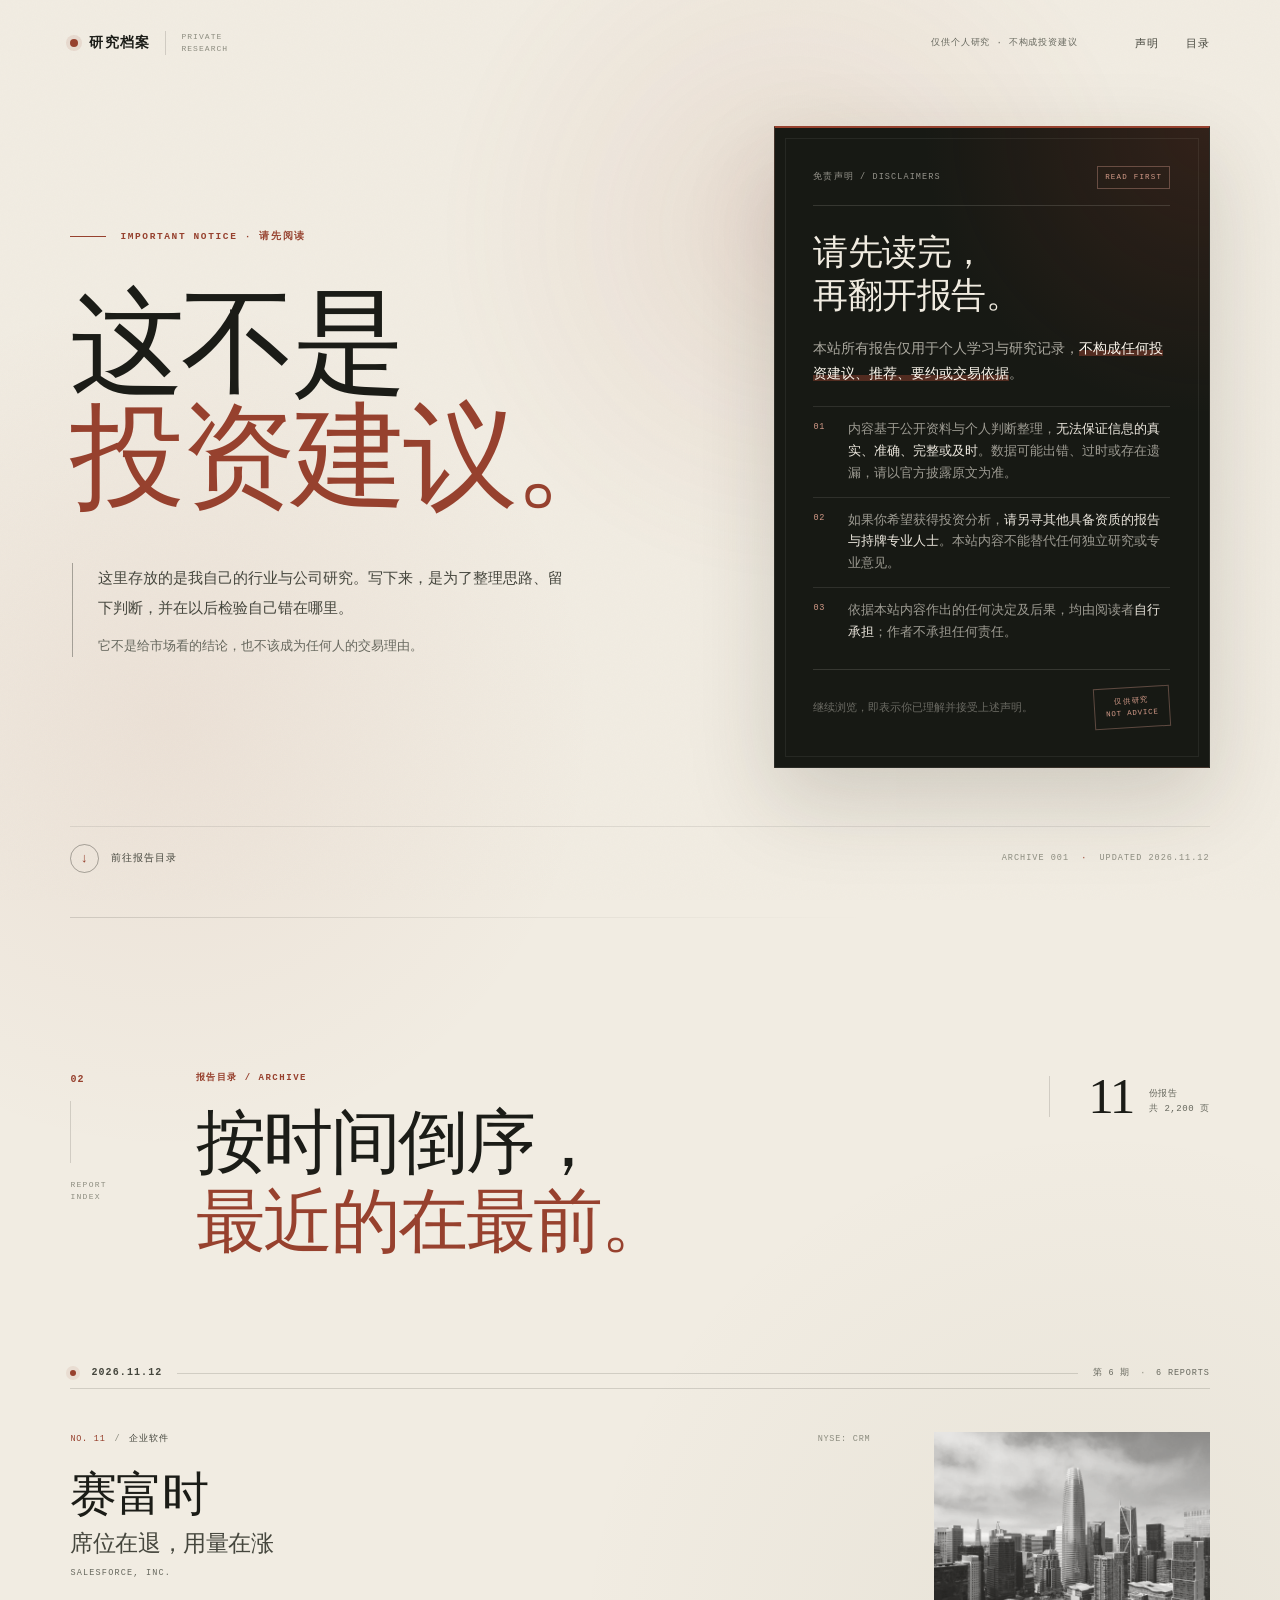
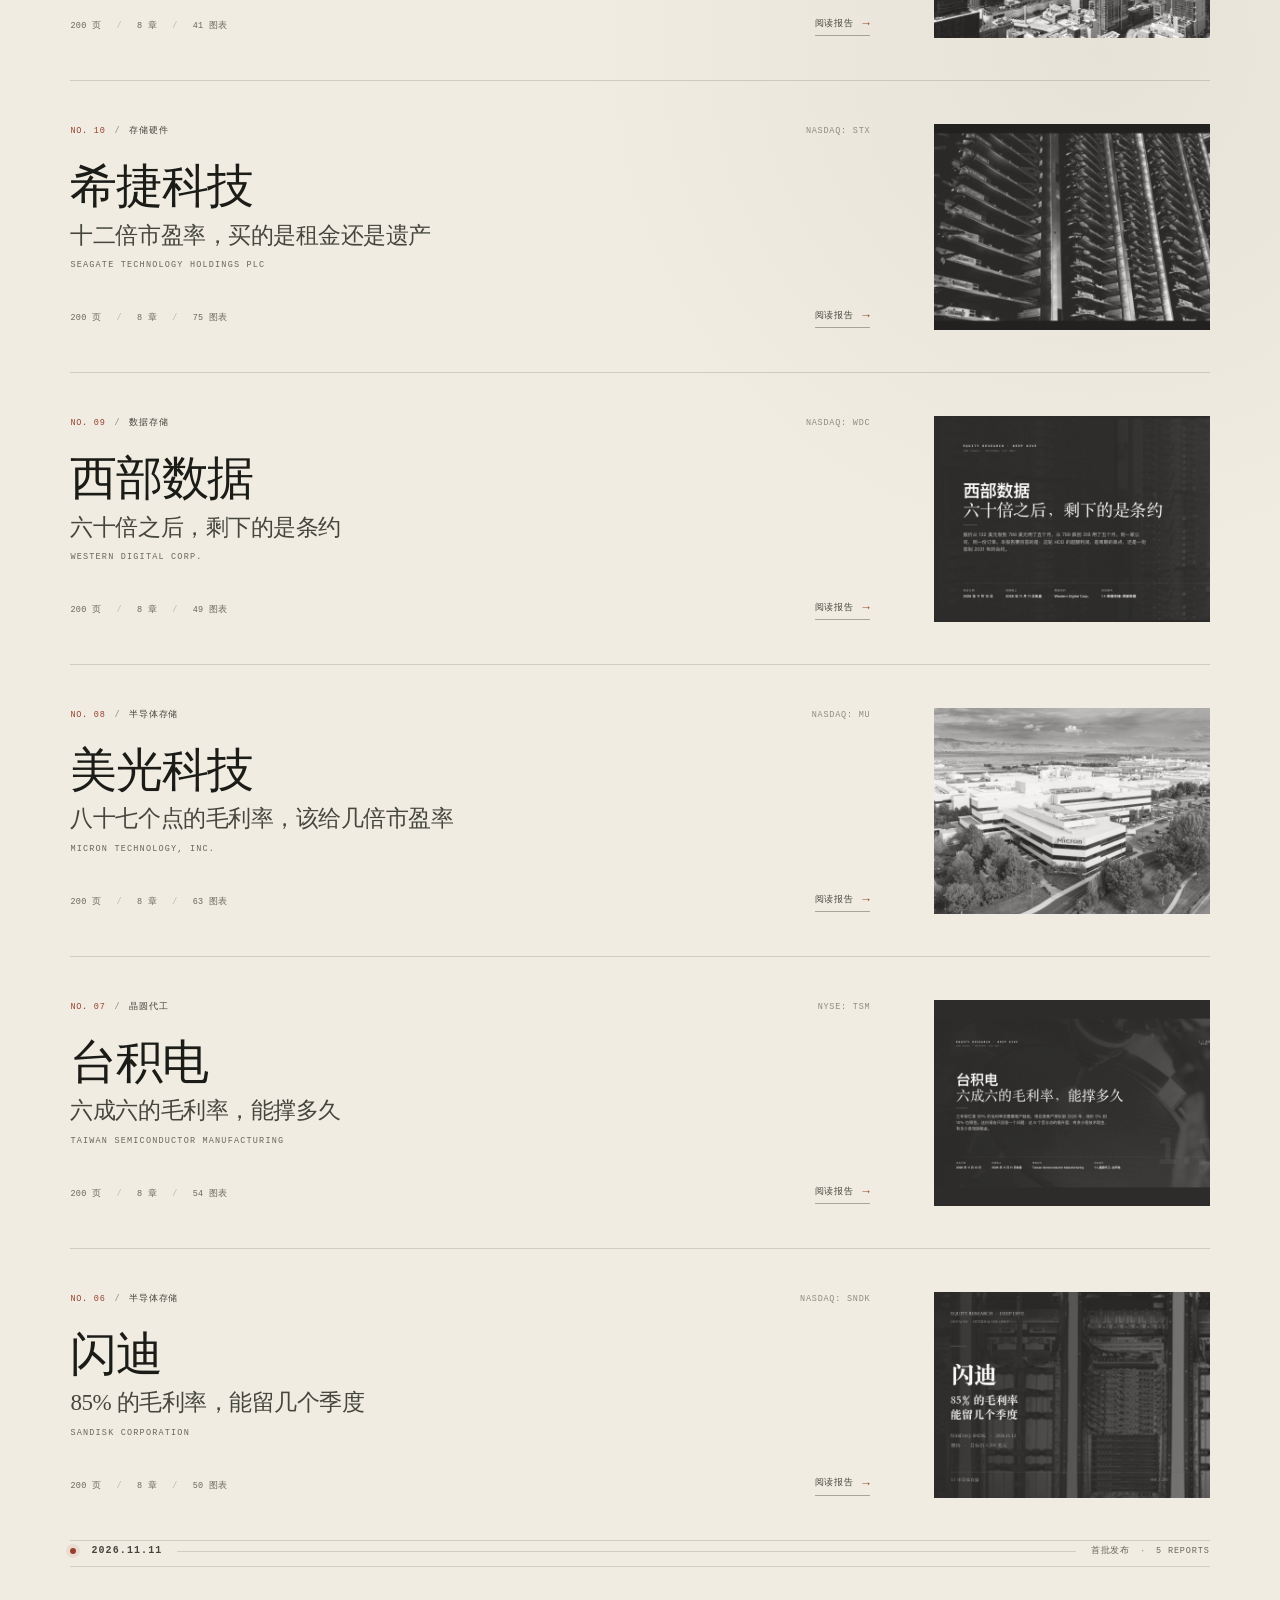
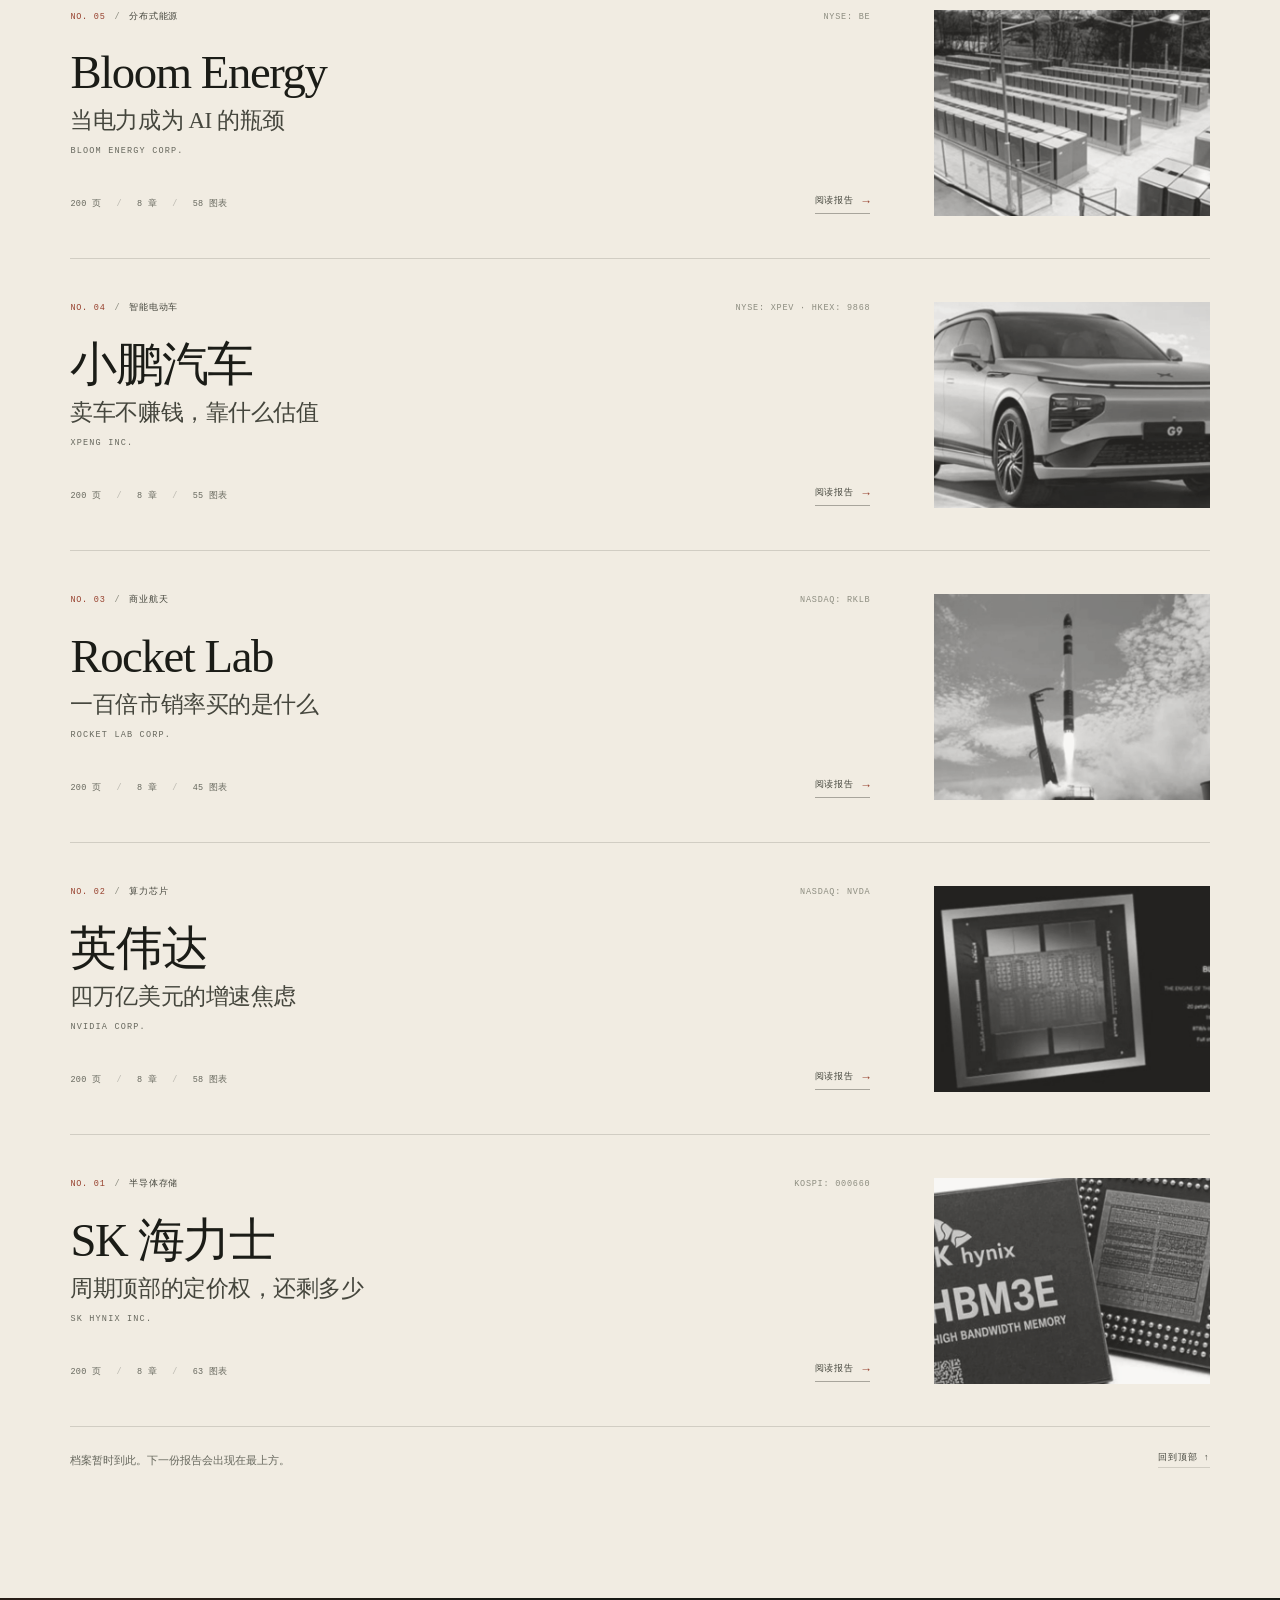
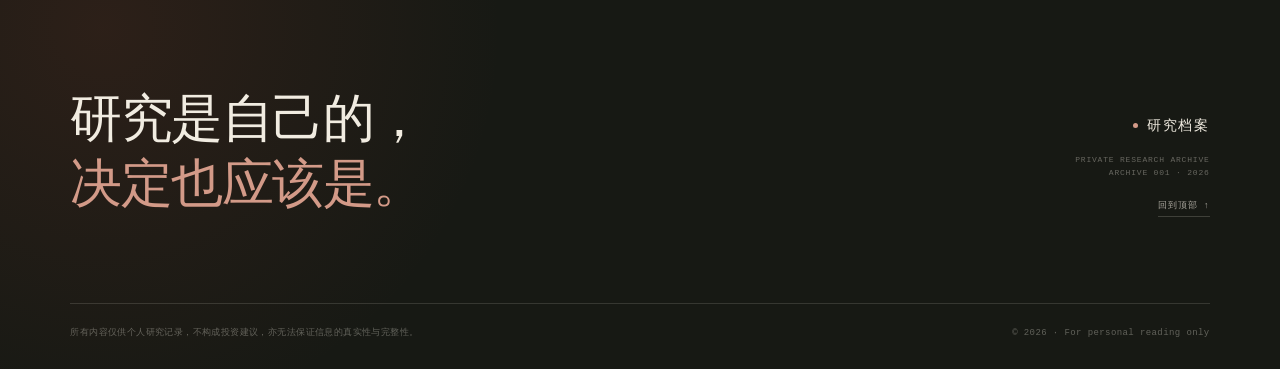
<file: site/index.html>
<!DOCTYPE html>
<html lang="zh-CN">
<head>
<meta charset="utf-8">
<meta name="viewport" content="width=device-width, initial-scale=1">
<meta name="robots" content="noindex, nofollow">
<meta name="description" content="一处私人的行业与公司研究档案。所有报告仅供个人研究记录，不构成任何投资建议。">
<meta name="theme-color" content="#f1ece2">
<title>研究档案 — 这不是投资建议</title>
<link rel="icon" href="assets/favicon.svg" type="image/svg+xml">
<link rel="stylesheet" href="assets/site.css?v=20261111">
<script>document.documentElement.classList.add('js');</script>
</head>
<body id="top">

<a class="skip-link" href="#reports">跳到报告目录</a>
<div class="grain" aria-hidden="true"></div>
<div class="reading-progress" aria-hidden="true"><span></span></div>

<header class="site-header" id="site-header">
  <div class="shell header-inner">
    <a class="brand" href="#top" aria-label="研究档案，返回页面顶部">
      <span class="brand-dot" aria-hidden="true"></span>
      <span class="brand-name">研究档案</span>
      <span class="brand-meta">PRIVATE<br>RESEARCH</span>
    </a>
    <div class="head-right">
      <p class="head-note">仅供个人研究 · 不构成投资建议</p>
      <nav class="site-nav" aria-label="页面导航">
        <a href="#disclaimer">声明</a>
        <a href="#reports">目录</a>
      </nav>
    </div>
  </div>
</header>

<main>

  <section class="hero" id="disclaimer" aria-labelledby="hero-title">
    <div class="shell">

      <div class="hero-grid">
        <div class="hero-copy">
          <p class="eyebrow">
            <span class="eyebrow-line" aria-hidden="true"></span>
            Important notice · 请先阅读
          </p>

          <h1 id="hero-title">
            <span class="h1-line">这不是</span>
            <span class="h1-line h1-accent">投资建议。</span>
          </h1>

          <div class="hero-notes">
            <p class="hero-lead">这里存放的是我自己的行业与公司研究。写下来，是为了整理思路、留下判断，并在以后检验自己错在哪里。</p>
            <p class="hero-lead hero-lead-small">它不是给市场看的结论，也不该成为任何人的交易理由。</p>
          </div>
        </div>

        <aside class="disclaimer-card" aria-labelledby="disclaimer-title">
          <div class="card-topline">
            <span>免责声明 / Disclaimers</span>
            <span class="card-mark">Read first</span>
          </div>

          <h2 id="disclaimer-title">请先读完，<br>再翻开报告。</h2>

          <p class="disclaimer-strong">本站所有报告仅用于个人学习与研究记录，<strong>不构成任何投资建议、推荐、要约或交易依据</strong>。</p>

          <ol class="disclaimer-list">
            <li>
              <span class="item-no" aria-hidden="true">01</span>
              <p>内容基于公开资料与个人判断整理，<strong>无法保证信息的真实、准确、完整或及时</strong>。数据可能出错、过时或存在遗漏，请以官方披露原文为准。</p>
            </li>
            <li>
              <span class="item-no" aria-hidden="true">02</span>
              <p>如果你希望获得投资分析，<strong>请另寻其他具备资质的报告与持牌专业人士</strong>。本站内容不能替代任何独立研究或专业意见。</p>
            </li>
            <li>
              <span class="item-no" aria-hidden="true">03</span>
              <p>依据本站内容作出的任何决定及后果，均由阅读者<strong>自行承担</strong>；作者不承担任何责任。</p>
            </li>
          </ol>

          <div class="disclaimer-bottom">
            <span class="consent-note">继续浏览，即表示你已理解并接受上述声明。</span>
            <span class="seal" aria-label="仅供研究，请勿据此交易">仅供研究<br>NOT ADVICE</span>
          </div>
        </aside>
      </div>

      <div class="hero-foot">
        <a class="scroll-cue" href="#reports">
          <span class="cue-icon" aria-hidden="true">↓</span>
          <span>前往报告目录</span>
        </a>
        <p class="hero-archive">Archive 001 <span aria-hidden="true">·</span> Updated 2026.11.12</p>
      </div>

    </div>
  </section>

  <section class="archive" id="reports" aria-labelledby="archive-title">
    <div class="shell">

      <header class="archive-head reveal">
        <div class="archive-aside" aria-hidden="true">
          <span class="section-no">02</span>
          <span class="section-rule"></span>
          <span class="section-kicker">Report<br>Index</span>
        </div>
        <div class="archive-heading">
          <p class="kicker">报告目录 / Archive</p>
          <h2 id="archive-title">按时间倒序，<br><em>最近的在最前。</em></h2>
        </div>
        <div class="archive-stats" aria-label="目前共 11 份报告，合计 2,200 页">
          <span class="stats-number">11</span>
          <span class="stats-caption">份报告<br>共 2,200 页</span>
        </div>
      </header>

      <div class="timeline">
        <div class="date-row reveal">
          <span class="date-dot" aria-hidden="true"></span>
          <time datetime="2026-11-12">2026.11.12</time>
          <span class="date-rule" aria-hidden="true"></span>
          <span class="date-batch">第 6 期 <span aria-hidden="true">·</span> 6 Reports</span>
        </div>

        <div class="report-list">
          <article class="report-card reveal" style="--delay: 20ms">
            <a href="reports/salesforce/2026-11-12/index.html" aria-label="阅读报告：赛富时，席位在退，用量在涨">
              <div class="report-main">
                <div class="report-meta">
                  <span class="report-no">No. 11</span>
                  <span class="meta-sep" aria-hidden="true">/</span>
                  <span class="report-sector">企业软件</span>
                  <span class="report-ticker">NYSE: CRM</span>
                </div>
                <div class="report-title-row">
                  <div>
                    <h3><span class="title-name">赛富时</span><span class="title-sub">席位在退，用量在涨</span></h3>
                    <p class="report-en">Salesforce, Inc.</p>
                  </div>
                </div>
                <div class="report-foot">
                  <span class="report-stats"><span>200 页</span><span>8 章</span><span>41 图表</span></span>
                  <span class="read-report">阅读报告 <span aria-hidden="true">→</span></span>
                </div>
              </div>
              <figure class="report-cover">
                <img src="reports/salesforce/2026-11-12/cover.webp" alt="" width="1200" height="900" loading="lazy" decoding="async">
                <span class="cover-arrow" aria-hidden="true">↗</span>
              </figure>
            </a>
          </article>

          <article class="report-card reveal" style="--delay: 20ms">
            <a href="reports/seagate/2026-11-12/index.html" aria-label="阅读报告：希捷科技，十二倍市盈率，买的是租金还是遗产">
              <div class="report-main">
                <div class="report-meta">
                  <span class="report-no">No. 10</span>
                  <span class="meta-sep" aria-hidden="true">/</span>
                  <span class="report-sector">存储硬件</span>
                  <span class="report-ticker">NASDAQ: STX</span>
                </div>
                <div class="report-title-row">
                  <div>
                    <h3><span class="title-name">希捷科技</span><span class="title-sub">十二倍市盈率，买的是租金还是遗产</span></h3>
                    <p class="report-en">Seagate Technology Holdings plc</p>
                  </div>
                </div>
                <div class="report-foot">
                  <span class="report-stats"><span>200 页</span><span>8 章</span><span>75 图表</span></span>
                  <span class="read-report">阅读报告 <span aria-hidden="true">→</span></span>
                </div>
              </div>
              <figure class="report-cover">
                <img src="reports/seagate/2026-11-12/cover.webp" alt="" width="1200" height="900" loading="lazy" decoding="async">
                <span class="cover-arrow" aria-hidden="true">↗</span>
              </figure>
            </a>
          </article>

          <article class="report-card reveal" style="--delay: 20ms">
            <a href="reports/western-digital/2026-11-12/index.html" aria-label="阅读报告：西部数据，六十倍之后，剩下的是条约">
              <div class="report-main">
                <div class="report-meta">
                  <span class="report-no">No. 09</span>
                  <span class="meta-sep" aria-hidden="true">/</span>
                  <span class="report-sector">数据存储</span>
                  <span class="report-ticker">NASDAQ: WDC</span>
                </div>
                <div class="report-title-row">
                  <div>
                    <h3><span class="title-name">西部数据</span><span class="title-sub">六十倍之后，剩下的是条约</span></h3>
                    <p class="report-en">Western Digital Corp.</p>
                  </div>
                </div>
                <div class="report-foot">
                  <span class="report-stats"><span>200 页</span><span>8 章</span><span>49 图表</span></span>
                  <span class="read-report">阅读报告 <span aria-hidden="true">→</span></span>
                </div>
              </div>
              <figure class="report-cover">
                <img src="reports/western-digital/2026-11-12/cover.webp" alt="" width="1200" height="900" loading="lazy" decoding="async">
                <span class="cover-arrow" aria-hidden="true">↗</span>
              </figure>
            </a>
          </article>

          <article class="report-card reveal" style="--delay: 40ms">
            <a href="reports/micron/2026-11-12/index.html" aria-label="阅读报告：美光科技，八十七个点的毛利率，该给几倍市盈率">
              <div class="report-main">
                <div class="report-meta">
                  <span class="report-no">No. 08</span>
                  <span class="meta-sep" aria-hidden="true">/</span>
                  <span class="report-sector">半导体存储</span>
                  <span class="report-ticker">NASDAQ: MU</span>
                </div>
                <div class="report-title-row">
                  <div>
                    <h3><span class="title-name">美光科技</span><span class="title-sub">八十七个点的毛利率，该给几倍市盈率</span></h3>
                    <p class="report-en">Micron Technology, Inc.</p>
                  </div>
                </div>
                <div class="report-foot">
                  <span class="report-stats"><span>200 页</span><span>8 章</span><span>63 图表</span></span>
                  <span class="read-report">阅读报告 <span aria-hidden="true">→</span></span>
                </div>
              </div>
              <figure class="report-cover">
                <img src="reports/micron/2026-11-12/cover.webp" alt="" width="1200" height="900" loading="lazy" decoding="async">
                <span class="cover-arrow" aria-hidden="true">↗</span>
              </figure>
            </a>
          </article>



          <article class="report-card reveal" style="--delay: 40ms">
            <a href="reports/tsmc/2026-11-12/index.html" aria-label="阅读报告：台积电，六成六的毛利率能撑多久">
              <div class="report-main">
                <div class="report-meta">
                  <span class="report-no">No. 07</span>
                  <span class="meta-sep" aria-hidden="true">/</span>
                  <span class="report-sector">晶圆代工</span>
                  <span class="report-ticker">NYSE: TSM</span>
                </div>
                <div class="report-title-row">
                  <div>
                    <h3><span class="title-name">台积电</span><span class="title-sub">六成六的毛利率，能撑多久</span></h3>
                    <p class="report-en">Taiwan Semiconductor Manufacturing</p>
                  </div>
                </div>
                <div class="report-foot">
                  <span class="report-stats"><span>200 页</span><span>8 章</span><span>54 图表</span></span>
                  <span class="read-report">阅读报告 <span aria-hidden="true">→</span></span>
                </div>
              </div>
              <figure class="report-cover">
                <img src="reports/tsmc/2026-11-12/cover.webp" alt="" width="1200" height="900" loading="lazy" decoding="async">
                <span class="cover-arrow" aria-hidden="true">↗</span>
              </figure>
            </a>
          </article>

          <article class="report-card reveal" style="--delay: 40ms">
            <a href="reports/sandisk/2026-11-12/index.html" aria-label="阅读报告：闪迪，85% 的毛利率能留几个季度">
              <div class="report-main">
                <div class="report-meta">
                  <span class="report-no">No. 06</span>
                  <span class="meta-sep" aria-hidden="true">/</span>
                  <span class="report-sector">半导体存储</span>
                  <span class="report-ticker">NASDAQ: SNDK</span>
                </div>
                <div class="report-title-row">
                  <div>
                    <h3><span class="title-name">闪迪</span><span class="title-sub">85% 的毛利率，能留几个季度</span></h3>
                    <p class="report-en">Sandisk Corporation</p>
                  </div>
                </div>
                <div class="report-foot">
                  <span class="report-stats"><span>200 页</span><span>8 章</span><span>50 图表</span></span>
                  <span class="read-report">阅读报告 <span aria-hidden="true">→</span></span>
                </div>
              </div>
              <figure class="report-cover">
                <img src="reports/sandisk/2026-11-12/cover.webp" alt="" width="1200" height="900" loading="lazy" decoding="async">
                <span class="cover-arrow" aria-hidden="true">↗</span>
              </figure>
            </a>
          </article>


        </div>

        <div class="date-row reveal">
          <span class="date-dot" aria-hidden="true"></span>
          <time datetime="2026-11-11">2026.11.11</time>
          <span class="date-rule" aria-hidden="true"></span>
          <span class="date-batch">首批发布 <span aria-hidden="true">·</span> 5 Reports</span>
        </div>

        <div class="report-list">

          <article class="report-card reveal" style="--delay: 40ms">
            <a href="reports/bloom-energy/2026-11-11/index.html" aria-label="阅读报告：Bloom Energy，当电力成为 AI 的瓶颈">
              <div class="report-main">
                <div class="report-meta">
                  <span class="report-no">No. 05</span>
                  <span class="meta-sep" aria-hidden="true">/</span>
                  <span class="report-sector">分布式能源</span>
                  <span class="report-ticker">NYSE: BE</span>
                </div>
                <div class="report-title-row">
                  <div>
                    <h3><span class="title-name">Bloom Energy</span><span class="title-sub">当电力成为 AI 的瓶颈</span></h3>
                    <p class="report-en">Bloom Energy Corp.</p>
                  </div>
                </div>
                <div class="report-foot">
                  <span class="report-stats"><span>200 页</span><span>8 章</span><span>58 图表</span></span>
                  <span class="read-report">阅读报告 <span aria-hidden="true">→</span></span>
                </div>
              </div>
              <figure class="report-cover">
                <img src="reports/bloom-energy/2026-11-11/cover.webp" alt="" width="1200" height="900" loading="lazy" decoding="async">
                <span class="cover-arrow" aria-hidden="true">↗</span>
              </figure>
            </a>
          </article>

          <article class="report-card reveal" style="--delay: 90ms">
            <a href="reports/xpeng/2026-11-11/index.html" aria-label="阅读报告：小鹏汽车，卖车不赚钱，靠什么估值">
              <div class="report-main">
                <div class="report-meta">
                  <span class="report-no">No. 04</span>
                  <span class="meta-sep" aria-hidden="true">/</span>
                  <span class="report-sector">智能电动车</span>
                  <span class="report-ticker">NYSE: XPEV · HKEX: 9868</span>
                </div>
                <div class="report-title-row">
                  <div>
                    <h3><span class="title-name">小鹏汽车</span><span class="title-sub">卖车不赚钱，靠什么估值</span></h3>
                    <p class="report-en">XPeng Inc.</p>
                  </div>
                </div>
                <div class="report-foot">
                  <span class="report-stats"><span>200 页</span><span>8 章</span><span>55 图表</span></span>
                  <span class="read-report">阅读报告 <span aria-hidden="true">→</span></span>
                </div>
              </div>
              <figure class="report-cover">
                <img src="reports/xpeng/2026-11-11/cover.webp" alt="" width="1200" height="900" loading="lazy" decoding="async">
                <span class="cover-arrow" aria-hidden="true">↗</span>
              </figure>
            </a>
          </article>

          <article class="report-card reveal" style="--delay: 140ms">
            <a href="reports/rocket-lab/2026-11-11/index.html" aria-label="阅读报告：Rocket Lab，一百倍市销率买的是什么">
              <div class="report-main">
                <div class="report-meta">
                  <span class="report-no">No. 03</span>
                  <span class="meta-sep" aria-hidden="true">/</span>
                  <span class="report-sector">商业航天</span>
                  <span class="report-ticker">NASDAQ: RKLB</span>
                </div>
                <div class="report-title-row">
                  <div>
                    <h3><span class="title-name">Rocket Lab</span><span class="title-sub">一百倍市销率买的是什么</span></h3>
                    <p class="report-en">Rocket Lab Corp.</p>
                  </div>
                </div>
                <div class="report-foot">
                  <span class="report-stats"><span>200 页</span><span>8 章</span><span>45 图表</span></span>
                  <span class="read-report">阅读报告 <span aria-hidden="true">→</span></span>
                </div>
              </div>
              <figure class="report-cover">
                <img src="reports/rocket-lab/2026-11-11/cover.webp" alt="" width="1200" height="900" loading="lazy" decoding="async">
                <span class="cover-arrow" aria-hidden="true">↗</span>
              </figure>
            </a>
          </article>

          <article class="report-card reveal" style="--delay: 190ms">
            <a href="reports/nvidia/2026-11-11/index.html" aria-label="阅读报告：英伟达，四万亿美元的增速焦虑">
              <div class="report-main">
                <div class="report-meta">
                  <span class="report-no">No. 02</span>
                  <span class="meta-sep" aria-hidden="true">/</span>
                  <span class="report-sector">算力芯片</span>
                  <span class="report-ticker">NASDAQ: NVDA</span>
                </div>
                <div class="report-title-row">
                  <div>
                    <h3><span class="title-name">英伟达</span><span class="title-sub">四万亿美元的增速焦虑</span></h3>
                    <p class="report-en">NVIDIA Corp.</p>
                  </div>
                </div>
                <div class="report-foot">
                  <span class="report-stats"><span>200 页</span><span>8 章</span><span>58 图表</span></span>
                  <span class="read-report">阅读报告 <span aria-hidden="true">→</span></span>
                </div>
              </div>
              <figure class="report-cover">
                <img src="reports/nvidia/2026-11-11/cover.webp" alt="" width="1200" height="900" loading="lazy" decoding="async">
                <span class="cover-arrow" aria-hidden="true">↗</span>
              </figure>
            </a>
          </article>

          <article class="report-card reveal" style="--delay: 240ms">
            <a href="reports/sk-hynix/2026-11-11/index.html" aria-label="阅读报告：SK 海力士，周期顶部的定价权，还剩多少">
              <div class="report-main">
                <div class="report-meta">
                  <span class="report-no">No. 01</span>
                  <span class="meta-sep" aria-hidden="true">/</span>
                  <span class="report-sector">半导体存储</span>
                  <span class="report-ticker">KOSPI: 000660</span>
                </div>
                <div class="report-title-row">
                  <div>
                    <h3><span class="title-name">SK 海力士</span><span class="title-sub">周期顶部的定价权，还剩多少</span></h3>
                    <p class="report-en">SK hynix Inc.</p>
                  </div>
                </div>
                <div class="report-foot">
                  <span class="report-stats"><span>200 页</span><span>8 章</span><span>63 图表</span></span>
                  <span class="read-report">阅读报告 <span aria-hidden="true">→</span></span>
                </div>
              </div>
              <figure class="report-cover">
                <img src="reports/sk-hynix/2026-11-11/cover.webp" alt="" width="1200" height="900" loading="lazy" decoding="async">
                <span class="cover-arrow" aria-hidden="true">↗</span>
              </figure>
            </a>
          </article>

        </div>

        <div class="archive-end reveal">
          <p>档案暂时到此。下一份报告会出现在最上方。</p>
          <a href="#top">回到顶部 <span aria-hidden="true">↑</span></a>
        </div>
      </div>

    </div>
  </section>

</main>

<footer class="site-footer">
  <div class="shell">
    <div class="footer-top reveal">
      <p class="footer-statement">研究是自己的，<br><em>决定也应该是。</em></p>
      <div class="footer-brand-block">
        <span class="footer-brand">研究档案</span>
        <span class="footer-meta">Private research archive<br>Archive 001 · 2026</span>
        <a class="footer-back" href="#top">回到顶部 <span aria-hidden="true">↑</span></a>
      </div>
    </div>
    <div class="footer-bottom">
      <p>所有内容仅供个人研究记录，不构成投资建议，亦无法保证信息的真实性与完整性。</p>
      <p>© 2026 · For personal reading only</p>
    </div>
  </div>
</footer>

<script src="assets/site.js?v=20261111" defer></script>
</body>
</html>
</file>
<file: site/assets/site.css>
/* ==========================================================================
   研究档案 — private research archive
   Hand-built static homepage, no external dependencies.
   ========================================================================== */

:root {
  --bg: #f1ece2;
  --bg-lift: #f6f2e9;
  --ink: #1b1c17;
  --ink-soft: #45463d;
  --muted: #67685e;
  --faint: #8d8d80;
  --line: rgba(27, 28, 23, .15);
  --line-soft: rgba(27, 28, 23, .09);
  --line-strong: rgba(27, 28, 23, .34);
  --accent: #97412e;
  --accent-deep: #783021;
  --accent-light: #d39a88;
  --night: #171914;
  --night-raised: #1d201a;
  --cream: #f1ece1;
  --cream-soft: #d8d2c5;
  --serif: "Songti SC", "STSong", "Source Han Serif SC", "Noto Serif CJK SC", "Iowan Old Style", Georgia, serif;
  --sans: "PingFang SC", "Hiragino Sans GB", "Microsoft YaHei", "Helvetica Neue", Arial, sans-serif;
  --mono: "SF Mono", "JetBrains Mono", "Menlo", Consolas, monospace;
  --ease: cubic-bezier(.16, 1, .3, 1);
}

*,
*::before,
*::after { box-sizing: border-box; }

html {
  scroll-behavior: smooth;
  background: var(--bg);
}

body {
  margin: 0;
  color: var(--ink);
  font-family: var(--sans);
  font-size: 16px;
  line-height: 1.7;
  background:
    radial-gradient(circle at 13% 14%, rgba(151, 65, 46, .065), transparent 27rem),
    radial-gradient(circle at 86% 32%, rgba(104, 105, 77, .075), transparent 33rem),
    var(--bg);
  -webkit-font-smoothing: antialiased;
  -moz-osx-font-smoothing: grayscale;
  text-rendering: optimizeLegibility;
  overflow-x: hidden;
}

::selection {
  color: var(--cream);
  background: var(--accent);
}

a { color: inherit; }
button, a { -webkit-tap-highlight-color: transparent; }
img { display: block; max-width: 100%; }
p, h1, h2, h3, figure, ol { margin: 0; }
ol { padding: 0; }

.shell {
  width: 100%;
  max-width: 1440px;
  margin-inline: auto;
  padding-inline: clamp(24px, 5.5vw, 88px);
}

.skip-link {
  position: fixed;
  top: 12px;
  left: 12px;
  z-index: 200;
  padding: 10px 16px;
  color: var(--cream);
  background: var(--ink);
  font: 600 12px/1 var(--sans);
  text-decoration: none;
  transform: translateY(-180%);
  transition: transform .2s ease;
}
.skip-link:focus { transform: none; }

/* A nearly invisible paper grain, fixed over the page. */
.grain {
  position: fixed;
  inset: 0;
  z-index: 100;
  pointer-events: none;
  opacity: .032;
  mix-blend-mode: multiply;
  background-image: url("data:image/svg+xml,%3Csvg xmlns='http://www.w3.org/2000/svg' width='160' height='160'%3E%3Cfilter id='n'%3E%3CfeTurbulence type='fractalNoise' baseFrequency='.82' numOctaves='4' stitchTiles='stitch'/%3E%3C/filter%3E%3Crect width='160' height='160' filter='url(%23n)' opacity='.72'/%3E%3C/svg%3E");
}

.reading-progress {
  position: fixed;
  inset: 0 0 auto;
  z-index: 120;
  height: 2px;
  pointer-events: none;
}
.reading-progress span {
  display: block;
  width: 100%;
  height: 100%;
  background: var(--accent);
  transform: scaleX(0);
  transform-origin: left center;
  will-change: transform;
}

/* --------------------------------------------------------------------------
   Header
   -------------------------------------------------------------------------- */

.site-header {
  position: fixed;
  inset: 0 0 auto;
  z-index: 60;
}
.site-header::before {
  content: "";
  position: absolute;
  inset: 0;
  background: rgba(241, 236, 226, .84);
  border-bottom: 1px solid transparent;
  -webkit-backdrop-filter: blur(18px) saturate(1.15);
  backdrop-filter: blur(18px) saturate(1.15);
  opacity: 0;
  transition: opacity .35s ease, border-color .35s ease;
  pointer-events: none;
}
.site-header.is-scrolled::before {
  opacity: 1;
  border-bottom-color: var(--line-soft);
}

.header-inner {
  position: relative;
  z-index: 1;
  height: 86px;
  display: flex;
  align-items: center;
  justify-content: space-between;
  gap: 32px;
}

.brand {
  display: inline-flex;
  align-items: center;
  gap: 11px;
  color: var(--ink);
  text-decoration: none;
}
.brand-dot {
  width: 8px;
  height: 8px;
  border-radius: 50%;
  background: var(--accent);
  box-shadow: 0 0 0 4px rgba(151, 65, 46, .10);
  flex: 0 0 auto;
}
.brand-name {
  font-size: 14px;
  font-weight: 600;
  letter-spacing: .09em;
  white-space: nowrap;
}
.brand-meta {
  margin-left: 4px;
  padding-left: 15px;
  border-left: 1px solid var(--line);
  color: var(--faint);
  font: 500 8px/1.45 var(--mono);
  letter-spacing: .13em;
  white-space: nowrap;
}

.head-right {
  display: flex;
  align-items: center;
  gap: clamp(24px, 4.5vw, 64px);
}
.head-note {
  color: var(--muted);
  font: 500 9px/1.4 var(--mono);
  letter-spacing: .09em;
  white-space: nowrap;
}
.site-nav {
  display: flex;
  align-items: center;
  gap: 27px;
}
.site-nav a {
  position: relative;
  padding: 8px 0;
  color: var(--ink-soft);
  font: 500 11px/1 var(--sans);
  letter-spacing: .08em;
  text-decoration: none;
}
.site-nav a::after {
  content: "";
  position: absolute;
  left: 0;
  right: 0;
  bottom: 2px;
  height: 1px;
  background: var(--accent);
  transform: scaleX(0);
  transform-origin: left;
  transition: transform .35s var(--ease);
}
.site-nav a:hover::after,
.site-nav a:focus-visible::after { transform: scaleX(1); }

/* --------------------------------------------------------------------------
   Hero / disclaimer
   -------------------------------------------------------------------------- */

.hero {
  position: relative;
  display: flex;
  align-items: center;
  min-height: 100svh;
  padding: clamp(116px, 14vh, 152px) 0 clamp(34px, 5vh, 58px);
  overflow: hidden;
}
.hero::before {
  content: "";
  position: absolute;
  top: -14%;
  left: 34%;
  width: min(56vw, 860px);
  height: min(56vw, 860px);
  border-radius: 50%;
  pointer-events: none;
  background: radial-gradient(circle, rgba(151, 65, 46, .095) 0%, rgba(151, 65, 46, .035) 38%, transparent 70%);
  filter: blur(12px);
  animation: breathe 20s ease-in-out infinite;
}
.hero::after {
  content: "";
  position: absolute;
  left: clamp(24px, 5.5vw, 88px);
  right: clamp(24px, 5.5vw, 88px);
  bottom: 0;
  height: 1px;
  background: linear-gradient(90deg, var(--line), transparent 70%);
  pointer-events: none;
}
.hero > .shell {
  position: relative;
  z-index: 1;
}

.hero-grid {
  display: grid;
  grid-template-columns: minmax(0, 1.18fr) minmax(400px, .82fr);
  align-items: center;
  gap: clamp(52px, 6vw, 92px);
}

.hero-copy { padding-bottom: 6px; }

.eyebrow {
  display: flex;
  align-items: center;
  gap: 14px;
  color: var(--accent);
  font: 600 9.5px/1.4 var(--mono);
  letter-spacing: .17em;
  text-transform: uppercase;
  animation: rise-in .85s .05s var(--ease) both;
}
.eyebrow-line {
  display: block;
  width: 36px;
  height: 1px;
  background: var(--accent);
  flex: 0 0 auto;
}

.hero h1 {
  margin-top: clamp(24px, 3.3vw, 42px);
  font-family: var(--serif);
  font-size: clamp(4.6rem, 9vw, 9.35rem);
  font-weight: 500;
  line-height: .99;
  letter-spacing: -.035em;
  text-wrap: balance;
  animation: rise-in 1.05s .12s var(--ease) both;
}
.h1-line { display: block; }
.h1-accent {
  color: var(--accent);
  padding-bottom: .08em;
}

.hero-notes {
  max-width: 500px;
  margin-top: clamp(30px, 4.5vh, 48px);
  margin-left: 2px;
  padding-left: 25px;
  border-left: 1px solid var(--line-strong);
  display: grid;
  gap: 12px;
  animation: rise-in .95s .3s var(--ease) both;
}
.hero-lead {
  color: var(--ink-soft);
  font-size: clamp(15px, 1.15vw, 16.5px);
  line-height: 1.95;
}
.hero-lead-small {
  color: var(--muted);
  font-size: 13px;
  line-height: 1.8;
}

/* The dark disclaimer panel anchors the whole hero. */
.disclaimer-card {
  position: relative;
  isolation: isolate;
  padding: clamp(28px, 3vw, 40px);
  color: var(--cream);
  background:
    radial-gradient(circle at 100% 0%, rgba(151, 65, 46, .21), transparent 37%),
    var(--night);
  border: 1px solid rgba(241, 236, 225, .09);
  border-top: 2px solid var(--accent);
  box-shadow: 0 32px 80px rgba(45, 40, 29, .17);
  animation: card-in 1.05s .22s var(--ease) both;
}
.disclaimer-card::after {
  content: "";
  position: absolute;
  inset: 10px;
  border: 1px solid rgba(241, 236, 225, .07);
  pointer-events: none;
  z-index: -1;
}
.card-topline {
  display: flex;
  align-items: center;
  justify-content: space-between;
  gap: 18px;
  padding-bottom: 16px;
  border-bottom: 1px solid rgba(241, 236, 225, .14);
  color: rgba(241, 236, 225, .58);
  font: 500 8.5px/1.4 var(--mono);
  letter-spacing: .13em;
  text-transform: uppercase;
}
.card-mark {
  flex: 0 0 auto;
  padding: 5px 7px;
  border: 1px solid rgba(211, 154, 136, .38);
  color: var(--accent-light);
  font-size: 7.5px;
  letter-spacing: .16em;
  text-transform: uppercase;
}
.disclaimer-card h2 {
  margin-top: 25px;
  color: var(--cream);
  font-family: var(--serif);
  font-size: clamp(29px, 2.7vw, 38px);
  font-weight: 500;
  line-height: 1.25;
  letter-spacing: -.015em;
}
.disclaimer-strong {
  margin-top: 20px;
  color: rgba(241, 236, 225, .69);
  font-size: 13.8px;
  line-height: 1.8;
}
.disclaimer-strong strong {
  color: #fffaf0;
  font-weight: 500;
  background: linear-gradient(transparent 63%, rgba(151, 65, 46, .46) 63%);
}
.disclaimer-list {
  margin-top: 19px;
  list-style: none;
}
.disclaimer-list li {
  display: grid;
  grid-template-columns: 25px 1fr;
  gap: 10px;
  padding: 12px 0;
  border-top: 1px solid rgba(241, 236, 225, .11);
}
.item-no {
  padding-top: 2px;
  color: var(--accent-light);
  font: 500 8.5px/1.6 var(--mono);
  letter-spacing: .09em;
}
.disclaimer-list p {
  color: rgba(241, 236, 225, .62);
  font-size: 12.5px;
  line-height: 1.75;
}
.disclaimer-list strong {
  color: rgba(255, 250, 240, .93);
  font-weight: 500;
}
.disclaimer-bottom {
  display: flex;
  align-items: center;
  justify-content: space-between;
  gap: 20px;
  margin-top: 13px;
  padding-top: 17px;
  border-top: 1px solid rgba(241, 236, 225, .14);
}
.consent-note {
  max-width: 230px;
  color: rgba(241, 236, 225, .38);
  font-size: 10.5px;
  line-height: 1.65;
}
.seal {
  flex: 0 0 auto;
  width: 76px;
  padding: 8px 5px;
  border: 1px solid rgba(211, 154, 136, .38);
  color: var(--accent-light);
  font: 500 7.5px/1.55 var(--mono);
  letter-spacing: .1em;
  text-align: center;
  text-transform: uppercase;
  transform: rotate(-3.5deg);
}

.hero-foot {
  display: flex;
  align-items: center;
  justify-content: space-between;
  gap: 30px;
  margin-top: clamp(44px, 6.5vh, 74px);
  padding-top: 17px;
  border-top: 1px solid var(--line-soft);
  animation: fade-in .9s .62s ease both;
}
.scroll-cue {
  display: inline-flex;
  align-items: center;
  gap: 12px;
  color: var(--ink-soft);
  font: 500 9.5px/1 var(--mono);
  letter-spacing: .1em;
  text-transform: uppercase;
  text-decoration: none;
}
.cue-icon {
  display: grid;
  place-items: center;
  width: 29px;
  height: 29px;
  border: 1px solid var(--line-strong);
  border-radius: 50%;
  color: var(--accent);
  font-size: 13px;
  transition: color .3s ease, background .3s ease, transform .35s var(--ease);
}
.scroll-cue:hover .cue-icon {
  color: var(--cream);
  background: var(--accent);
  border-color: var(--accent);
  transform: translateY(3px);
}
.hero-archive {
  color: var(--faint);
  font: 500 8.5px/1.4 var(--mono);
  letter-spacing: .12em;
  text-transform: uppercase;
  white-space: nowrap;
}
.hero-archive span { padding: 0 6px; color: var(--accent); }

/* --------------------------------------------------------------------------
   Archive index
   -------------------------------------------------------------------------- */

.archive {
  position: relative;
  padding: clamp(100px, 12vw, 168px) 0 clamp(88px, 10vw, 138px);
}

.archive-head {
  display: grid;
  grid-template-columns: 74px minmax(0, 1fr) auto;
  gap: clamp(24px, 4vw, 66px);
  align-items: start;
}
.archive-aside {
  display: flex;
  flex-direction: column;
  align-items: flex-start;
  gap: 16px;
  padding-top: 3px;
}
.section-no {
  color: var(--accent);
  font: 600 10px/1 var(--mono);
  letter-spacing: .1em;
}
.section-rule {
  width: 1px;
  height: 62px;
  background: var(--line);
}
.section-kicker {
  color: var(--faint);
  font: 500 8px/1.6 var(--mono);
  letter-spacing: .16em;
  text-transform: uppercase;
}
.kicker {
  color: var(--accent);
  font: 600 9px/1.4 var(--mono);
  letter-spacing: .17em;
  text-transform: uppercase;
}
.archive-heading h2 {
  margin-top: 19px;
  font-family: var(--serif);
  font-size: clamp(3.2rem, 5.5vw, 5.1rem);
  font-weight: 500;
  line-height: 1.12;
  letter-spacing: -.035em;
}
.archive-heading h2 em {
  color: var(--accent);
  font-style: normal;
}

.archive-stats {
  display: flex;
  align-items: flex-end;
  gap: 16px;
  margin-top: 4px;
  margin-bottom: 9px;
  padding-left: clamp(24px, 3vw, 44px);
  border-left: 1px solid var(--line);
}
.stats-number {
  color: var(--ink);
  font-family: var(--serif);
  font-size: clamp(3.1rem, 4vw, 4.1rem);
  font-weight: 500;
  line-height: .8;
  letter-spacing: -.045em;
}
.stats-caption {
  color: var(--muted);
  font: 500 9px/1.65 var(--mono);
  letter-spacing: .06em;
  white-space: nowrap;
}

.timeline { margin-top: clamp(66px, 8vw, 108px); }

.date-row {
  display: flex;
  align-items: center;
  gap: 15px;
  min-height: 20px;
}
.date-dot {
  width: 6px;
  height: 6px;
  border-radius: 50%;
  background: var(--accent);
  box-shadow: 0 0 0 4px rgba(151, 65, 46, .09);
  flex: 0 0 auto;
}
.date-row time {
  color: var(--ink-soft);
  font: 600 10px/1 var(--mono);
  letter-spacing: .11em;
}
.date-rule {
  height: 1px;
  flex: 1 1 auto;
  background: var(--line);
}
.date-batch {
  color: var(--muted);
  font: 500 8.5px/1 var(--mono);
  letter-spacing: .1em;
  text-transform: uppercase;
  white-space: nowrap;
}
.date-batch span { padding: 0 4px; color: var(--faint); }

.report-list {
  margin-top: 5px;
  border-bottom: 1px solid var(--line);
}
.report-card a {
  position: relative;
  display: grid;
  grid-template-columns: minmax(0, 1fr) clamp(218px, 21.5vw, 302px);
  align-items: stretch;
  gap: clamp(28px, 5vw, 82px);
  padding-block: clamp(27px, 3.3vw, 43px);
  border-top: 1px solid var(--line);
  color: var(--ink);
  text-decoration: none;
}
.report-card a::before {
  content: "";
  position: absolute;
  top: -1px;
  left: 0;
  width: 100%;
  height: 1px;
  background: var(--accent);
  transform: scaleX(0);
  transform-origin: left center;
  transition: transform .75s var(--ease);
  z-index: 2;
}
.report-main {
  display: flex;
  flex-direction: column;
  min-width: 0;
  padding-block: 2px;
}
.report-meta {
  display: flex;
  align-items: center;
  flex-wrap: wrap;
  gap: 9px;
  color: var(--muted);
  font: 500 8.5px/1.4 var(--mono);
  letter-spacing: .09em;
  text-transform: uppercase;
}
.report-no { color: var(--accent); }
.meta-sep { color: var(--faint); }
.report-sector {
  color: var(--ink-soft);
  letter-spacing: .08em;
}
.report-ticker {
  margin-left: auto;
  color: var(--faint);
  white-space: nowrap;
}
.report-title-row {
  display: flex;
  align-items: flex-start;
  justify-content: space-between;
  gap: 24px;
  margin-top: clamp(16px, 2vw, 25px);
}
.report-card h3 {
  font-family: var(--serif);
  font-size: clamp(2.15rem, 3.65vw, 3.35rem);
  font-weight: 500;
  line-height: 1.05;
  letter-spacing: -.03em;
  transition: color .35s ease;
}
.title-name { display: block; }
.title-sub {
  display: block;
  margin-top: 9px;
  color: var(--ink-soft);
  font-size: clamp(1.2rem, 1.8vw, 1.65rem);
  line-height: 1.28;
  letter-spacing: -.02em;
  transition: color .35s ease;
}
.report-en {
  margin-top: 10px;
  color: var(--muted);
  font: 500 8.5px/1.4 var(--mono);
  letter-spacing: .14em;
  text-transform: uppercase;
}
.report-foot {
  display: flex;
  align-items: center;
  justify-content: space-between;
  gap: 24px;
  margin-top: auto;
  padding-top: clamp(26px, 3vw, 38px);
}
.report-stats {
  display: flex;
  align-items: center;
  gap: 15px;
  color: var(--muted);
  font: 500 8.5px/1.4 var(--mono);
  letter-spacing: .04em;
}
.report-stats span + span::before {
  content: "/";
  margin-right: 15px;
  color: rgba(27, 28, 23, .24);
}
.read-report {
  display: inline-flex;
  align-items: center;
  gap: 9px;
  padding-bottom: 4px;
  border-bottom: 1px solid var(--line-strong);
  color: var(--ink-soft);
  font: 500 9px/1.1 var(--mono);
  letter-spacing: .08em;
  white-space: nowrap;
  transition: color .3s ease, border-color .3s ease;
}
.read-report span {
  color: var(--accent);
  font-size: 12px;
  transition: transform .4s var(--ease);
}

.report-cover {
  position: relative;
  align-self: center;
  width: 100%;
  aspect-ratio: 4 / 3;
  overflow: hidden;
  background: #d5cfc2;
}
.report-cover img {
  width: 100%;
  height: 100%;
  object-fit: cover;
  filter: grayscale(1) contrast(.98) brightness(1.03);
  opacity: .85;
  transform: scale(1.015);
  transition: filter .9s ease, opacity .8s ease, transform 1.1s var(--ease);
}
.cover-arrow {
  position: absolute;
  top: 12px;
  right: 12px;
  display: grid;
  place-items: center;
  width: 34px;
  height: 34px;
  color: rgba(255, 255, 255, .9);
  background: rgba(18, 20, 16, .2);
  border: 1px solid rgba(255, 255, 255, .4);
  -webkit-backdrop-filter: blur(6px);
  backdrop-filter: blur(6px);
  font: 400 16px/1 var(--sans);
  opacity: 0;
  transform: translate(-4px, 4px);
  transition: opacity .35s ease, transform .45s var(--ease), background .3s ease;
}
.report-card a:hover::before,
.report-card a:focus-visible::before { transform: scaleX(1); }
.report-card a:hover h3,
.report-card a:focus-visible h3,
.report-card a:hover .title-sub,
.report-card a:focus-visible .title-sub { color: var(--accent); }
.report-card a:hover .read-report,
.report-card a:focus-visible .read-report {
  color: var(--accent-deep);
  border-color: var(--accent);
}
.report-card a:hover .read-report span,
.report-card a:focus-visible .read-report span { transform: translateX(4px); }
.report-card a:hover .report-cover img,
.report-card a:focus-visible .report-cover img {
  filter: grayscale(.08) contrast(1.03) brightness(1.01);
  opacity: 1;
  transform: scale(1.055);
}
.report-card a:hover .cover-arrow,
.report-card a:focus-visible .cover-arrow {
  opacity: 1;
  transform: none;
  background: var(--accent);
  border-color: var(--accent);
}
.report-card a:focus-visible {
  outline: 1px solid var(--accent);
  outline-offset: 7px;
}

.archive-end {
  display: flex;
  align-items: center;
  justify-content: space-between;
  gap: 28px;
  padding-top: 24px;
  color: var(--muted);
}
.archive-end p {
  font-size: 11px;
  line-height: 1.7;
}
.archive-end a {
  flex: 0 0 auto;
  color: var(--ink-soft);
  font: 500 9px/1 var(--mono);
  letter-spacing: .08em;
  text-decoration: none;
  border-bottom: 1px solid var(--line);
  padding-bottom: 4px;
  transition: color .3s ease, border-color .3s ease;
}
.archive-end a:hover { color: var(--accent); border-color: var(--accent); }

/* --------------------------------------------------------------------------
   Footer — returning to the disclaimer
   -------------------------------------------------------------------------- */

.site-footer {
  color: var(--cream);
  background:
    radial-gradient(circle at 8% 8%, rgba(151, 65, 46, .17), transparent 25rem),
    var(--night);
  padding: clamp(58px, 7vw, 88px) 0 27px;
}
.footer-top {
  display: flex;
  align-items: flex-end;
  justify-content: space-between;
  gap: 48px;
  padding-bottom: clamp(48px, 7vw, 86px);
  border-bottom: 1px solid rgba(241, 236, 225, .14);
}
.footer-statement {
  font-family: var(--serif);
  font-size: clamp(2.3rem, 4.1vw, 4rem);
  font-weight: 500;
  line-height: 1.25;
  letter-spacing: -.03em;
  color: var(--cream);
}
.footer-statement em {
  color: var(--accent-light);
  font-style: normal;
}
.footer-brand-block {
  display: flex;
  flex-direction: column;
  align-items: flex-end;
  gap: 15px;
  text-align: right;
}
.footer-brand {
  font-size: 14px;
  font-weight: 500;
  letter-spacing: .12em;
}
.footer-brand::before {
  content: "";
  display: inline-block;
  width: 5px;
  height: 5px;
  margin-right: 9px;
  border-radius: 50%;
  background: var(--accent-light);
  vertical-align: 2px;
}
.footer-meta {
  color: rgba(241, 236, 225, .37);
  font: 500 8px/1.65 var(--mono);
  letter-spacing: .1em;
  text-transform: uppercase;
}
.footer-back {
  margin-top: 8px;
  color: rgba(241, 236, 225, .66);
  font: 500 9px/1 var(--mono);
  letter-spacing: .08em;
  text-decoration: none;
  border-bottom: 1px solid rgba(241, 236, 225, .18);
  padding-bottom: 5px;
  transition: color .3s ease, border-color .3s ease;
}
.footer-back:hover { color: var(--cream); border-color: var(--accent-light); }
.footer-bottom {
  display: flex;
  justify-content: space-between;
  gap: 32px;
  padding-top: 22px;
  color: rgba(241, 236, 225, .34);
  font: 400 9px/1.75 var(--mono);
  letter-spacing: .045em;
}
.footer-bottom p:first-child { max-width: 600px; }

/* --------------------------------------------------------------------------
   Motion
   -------------------------------------------------------------------------- */

@keyframes breathe {
  0%, 100% { transform: translate3d(-2%, -1%, 0) scale(1); opacity: .72; }
  50% { transform: translate3d(3%, 4%, 0) scale(1.075); opacity: 1; }
}
@keyframes rise-in {
  from { opacity: 0; transform: translateY(25px); }
  to { opacity: 1; transform: translateY(0); }
}
@keyframes card-in {
  from { opacity: 0; transform: translateY(30px) scale(.988); }
  to { opacity: 1; transform: translateY(0) scale(1); }
}
@keyframes fade-in {
  from { opacity: 0; }
  to { opacity: 1; }
}

html.js .reveal {
  opacity: 0;
  transform: translateY(24px);
  transition:
    opacity .9s ease,
    transform 1s var(--ease);
  transition-delay: var(--delay, 0ms);
}
html.js .reveal.is-visible {
  opacity: 1;
  transform: translateY(0);
}

/* --------------------------------------------------------------------------
   Responsive
   -------------------------------------------------------------------------- */

@media (max-width: 1180px) {
  .hero-grid {
    grid-template-columns: minmax(0, 1.1fr) minmax(370px, .9fr);
    gap: 52px;
  }
  .archive-head {
    grid-template-columns: 54px minmax(0, 1fr) auto;
    gap: 30px;
  }
  .head-note { display: none; }
}

@media (max-width: 1060px) {
  .hero {
    min-height: 0;
    padding-top: clamp(120px, 15vw, 160px);
  }
  .hero-grid {
    grid-template-columns: 1fr;
    gap: clamp(48px, 8vw, 72px);
  }
  .hero-copy { max-width: 820px; }
  .hero h1 {
    font-size: clamp(4.6rem, 12.4vw, 8.4rem);
  }
  .hero-notes { max-width: 600px; }
  .disclaimer-card {
    width: 100%;
    max-width: 720px;
  }
  .disclaimer-list {
    display: grid;
    grid-template-columns: repeat(3, 1fr);
    gap: 0 22px;
  }
  .disclaimer-list li:first-child { border-top: 1px solid rgba(241, 236, 225, .11); }
  .disclaimer-list li {
    grid-template-columns: 22px 1fr;
    padding-top: 13px;
  }
  .disclaimer-list p { font-size: 12px; }
  .archive-head {
    grid-template-columns: minmax(0, 1fr) auto;
    gap: 34px;
  }
  .archive-aside { display: none; }
  .archive-heading h2 { font-size: clamp(3.2rem, 6.2vw, 4.6rem); }
}

@media (max-width: 760px) {
  .shell { padding-inline: 22px; }

  .header-inner { height: 72px; }
  .brand-meta { display: none; }
  .brand-name { font-size: 13px; }
  .brand-dot { width: 7px; height: 7px; }
  .site-nav { gap: 20px; }
  .site-nav a { font-size: 10.5px; }

  .hero {
    padding-top: 104px;
    padding-bottom: 30px;
  }
  .hero::before {
    top: -4%;
    left: 15%;
    width: 92vw;
    height: 92vw;
  }
  .eyebrow { font-size: 8.5px; letter-spacing: .12em; }
  .eyebrow-line { width: 25px; }
  .hero h1 {
    margin-top: 23px;
    font-size: clamp(3.35rem, 14vw, 5.4rem);
    letter-spacing: -.045em;
  }
  .hero-notes {
    margin-top: 29px;
    padding-left: 18px;
    gap: 9px;
  }
  .hero-lead { font-size: 14px; line-height: 1.85; }
  .hero-lead-small { font-size: 12px; }
  .hero-grid { gap: 40px; }
  .disclaimer-card {
    padding: 25px 23px;
    border-top-width: 2px;
  }
  .disclaimer-card::after { inset: 7px; }
  .disclaimer-card h2 {
    margin-top: 22px;
    font-size: clamp(27px, 7.5vw, 34px);
  }
  .disclaimer-strong { font-size: 13px; margin-top: 17px; }
  .disclaimer-list {
    display: block;
    margin-top: 16px;
  }
  .disclaimer-list li {
    grid-template-columns: 23px 1fr;
    padding: 11px 0;
  }
  .disclaimer-list p { font-size: 12px; line-height: 1.7; }
  .disclaimer-bottom { align-items: flex-end; gap: 14px; }
  .consent-note { max-width: 210px; font-size: 9.5px; }
  .seal { width: 68px; font-size: 7px; }
  .hero-foot {
    margin-top: 38px;
    align-items: flex-start;
    flex-direction: column;
    gap: 16px;
  }
  .hero-archive { font-size: 8px; letter-spacing: .08em; }

  .archive { padding-top: 88px; padding-bottom: 78px; }
  .archive-head {
    grid-template-columns: 1fr;
    gap: 26px;
  }
  .archive-heading h2 {
    font-size: clamp(2.85rem, 10vw, 3.8rem);
    margin-top: 15px;
  }
  .archive-stats {
    align-self: stretch;
    justify-content: flex-start;
    margin: 0;
    padding-top: 17px;
    padding-left: 0;
    border-left: 0;
    border-top: 1px solid var(--line);
  }
  .stats-number { font-size: 3rem; }
  .stats-caption { padding-bottom: 2px; }

  .timeline { margin-top: 47px; }
  .date-row { gap: 11px; }
  .date-batch { font-size: 7.5px; letter-spacing: .06em; }

  .report-list { margin-top: 3px; }
  .report-card a {
    grid-template-columns: minmax(0, 1fr) 108px;
    gap: 19px;
    padding-block: 24px;
  }
  .report-main { padding-block: 1px; }
  .report-meta { gap: 7px; font-size: 7.5px; letter-spacing: .04em; }
  .report-ticker {
    display: none;
  }
  .report-title-row { margin-top: 14px; }
  .report-card h3 {
    font-size: clamp(1.65rem, 6.6vw, 2.35rem);
    line-height: 1.08;
  }
  .title-sub {
    margin-top: 6px;
    font-size: clamp(1.02rem, 3.4vw, 1.2rem);
    line-height: 1.3;
    letter-spacing: -.01em;
  }
  .report-en { margin-top: 7px; font-size: 7px; letter-spacing: .1em; }
  .report-cover { align-self: start; aspect-ratio: 1 / 1.08; }
  .cover-arrow {
    top: 7px;
    right: 7px;
    width: 26px;
    height: 26px;
    font-size: 12px;
    opacity: .9;
    transform: none;
  }
  .report-foot {
    align-items: flex-start;
    flex-direction: column;
    gap: 12px;
    padding-top: 18px;
  }
  .report-stats { gap: 9px; font-size: 7.5px; }
  .report-stats span + span::before { margin-right: 9px; }
  .read-report { font-size: 8.5px; }
  .archive-end {
    align-items: flex-start;
    flex-direction: column;
    gap: 15px;
  }

  .site-footer { padding-top: 53px; }
  .footer-top {
    align-items: flex-start;
    flex-direction: column;
    gap: 38px;
    padding-bottom: 42px;
  }
  .footer-statement { font-size: clamp(2.45rem, 9.5vw, 3.4rem); }
  .footer-brand-block {
    align-items: flex-start;
    text-align: left;
    gap: 12px;
  }
  .footer-meta { line-height: 1.6; }
  .footer-bottom {
    flex-direction: column;
    gap: 13px;
    padding-top: 19px;
    font-size: 8px;
  }
}

@media (max-width: 380px) {
  .shell { padding-inline: 18px; }
  .hero h1 { font-size: 3.15rem; }
  .report-card a { grid-template-columns: minmax(0, 1fr) 92px; gap: 15px; }
  .report-stats span:nth-child(3) { display: none; }
  .report-stats span:nth-child(2)::before { display: none; }
}

@media (hover: none) {
  .report-cover img {
    filter: grayscale(.55) contrast(1.01);
    opacity: .94;
    transform: none;
  }
}

@media (prefers-reduced-motion: reduce) {
  html { scroll-behavior: auto; }
  *,
  *::before,
  *::after {
    animation-duration: .01ms !important;
    animation-iteration-count: 1 !important;
    transition-duration: .01ms !important;
    scroll-behavior: auto !important;
  }
  html.js .reveal {
    opacity: 1;
    transform: none;
  }
}
</file>
